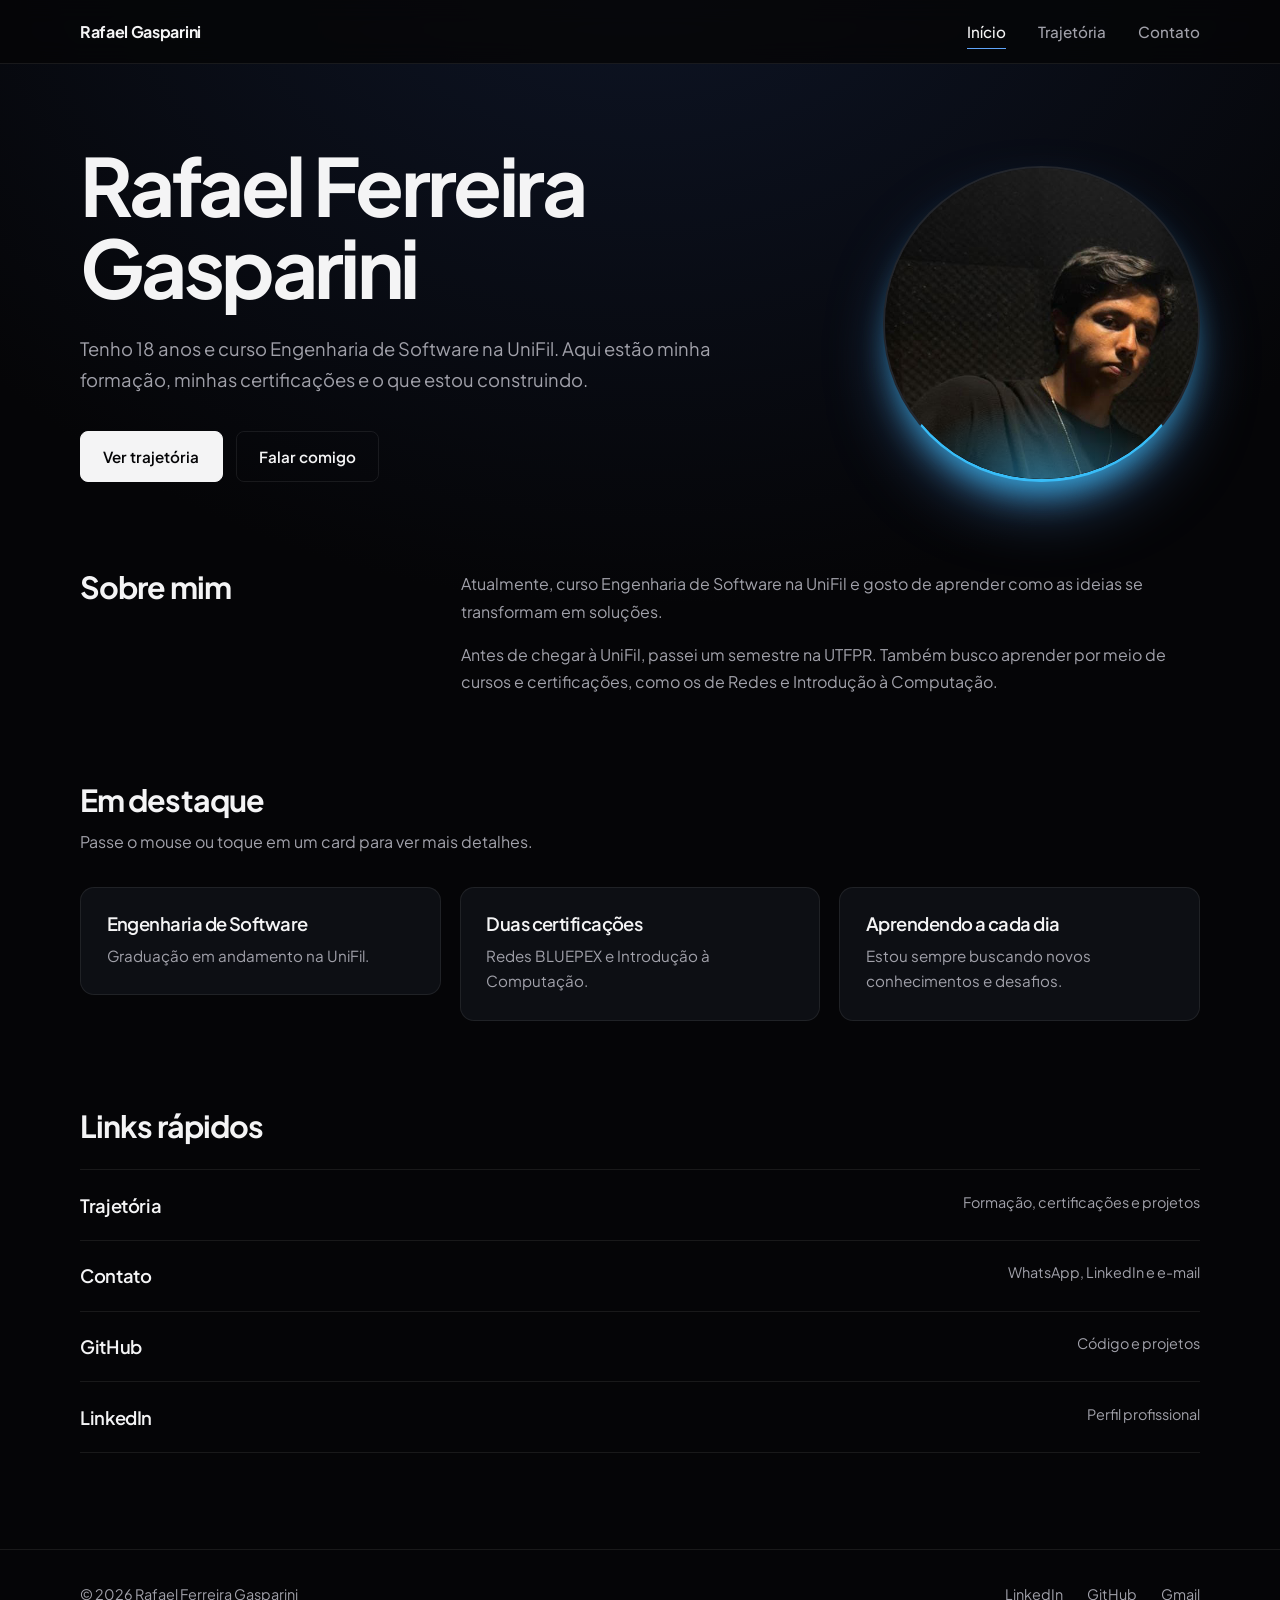
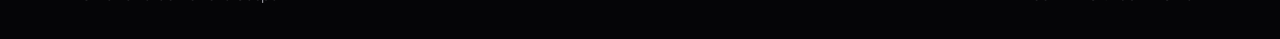
<file: index.html>
<!DOCTYPE html>
<html lang="pt-BR">
<head>
  <meta charset="UTF-8">
  <meta name="viewport" content="width=device-width, initial-scale=1">
  <title>Rafael Ferreira Gasparini | Engenharia de Software</title>
  <meta name="description" content="Portfólio de Rafael Ferreira Gasparini, 18 anos, graduando em Engenharia de Software pela UniFil.">

  <link rel="preconnect" href="https://fonts.googleapis.com">
  <link rel="preconnect" href="https://fonts.gstatic.com" crossorigin>
  <link href="https://fonts.googleapis.com/css2?family=Plus+Jakarta+Sans:wght@400;500;600;700&display=swap" rel="stylesheet">
  <link rel="stylesheet" href="style.css">
  <script src="script.js" defer></script>
</head>
<body>
  <a class="skip-link" href="#conteudo">Ir para o conteúdo</a>

  <header class="site-header">
    <div class="container site-header__inner">
      <a class="brand" href="index.html">Rafael Gasparini</a>
      <button class="menu-toggle" type="button" aria-controls="menu-principal" aria-expanded="false" aria-label="Abrir menu">
        <span class="menu-toggle__bar"></span><span class="menu-toggle__bar"></span><span class="menu-toggle__bar"></span>
      </button>
      <nav class="site-nav" id="menu-principal" aria-label="Principal">
        <ul class="site-nav__list">
          <li><a class="site-nav__link" href="index.html" aria-current="page">Início</a></li>
          <li><a class="site-nav__link" href="trajetoria.html">Trajetória</a></li>
          <li><a class="site-nav__link" href="contato.html">Contato</a></li>
        </ul>
      </nav>
    </div>
  </header>

  <main id="conteudo">
    <section class="hero" aria-labelledby="titulo-hero">
      <div class="container hero__grid">
        <div class="hero__content">
          <h1 class="hero__name" id="titulo-hero">Rafael Ferreira Gasparini</h1>
          <p class="hero__lead">Tenho 18 anos e curso Engenharia de Software na UniFil. Aqui estão minha formação, minhas certificações e o que estou construindo.</p>
          <div class="hero__actions">
            <a class="btn btn--solid" href="trajetoria.html">Ver trajetória</a>
            <a class="btn" href="contato.html">Falar comigo</a>
          </div>
        </div>

        <div class="profile">
          <div class="profile__frame media">
            <img src="fotos/foto%20de%20perfil.jpg" alt="Foto de Rafael Ferreira Gasparini" width="800" height="800">
            <span class="media__fallback">RG</span>
          </div>
        </div>
      </div>
    </section>

    <section class="section" aria-labelledby="titulo-sobre">
      <div class="container about">
        <h2 class="section__title" id="titulo-sobre">Sobre mim</h2>
        <article class="about__text">
          <p>Atualmente, curso Engenharia de Software na UniFil e gosto de aprender como as ideias se transformam em soluções.</p>
          <p>Antes de chegar à UniFil, passei um semestre na UTFPR. Também busco aprender por meio de cursos e certificações, como os de Redes e Introdução à Computação.</p>
        </article>
      </div>
    </section>

    <section class="section" aria-labelledby="titulo-destaques">
      <div class="container">
        <div class="section__head">
          <h2 class="section__title" id="titulo-destaques">Em destaque</h2>
          <p class="section__intro">Passe o mouse ou toque em um card para ver mais detalhes.</p>
        </div>
        <div class="highlights">
          <article class="card" data-revelar tabindex="0">
            <h3>Engenharia de Software</h3>
            <p>Graduação em andamento na UniFil.</p>
            <div class="card__more"><div><p>Curso atual, com foco em desenvolvimento de software e fundamentos de computação.</p></div></div>
          </article>
          <article class="card" data-revelar tabindex="0">
            <h3>Duas certificações</h3>
            <p>Redes BLUEPEX e Introdução à Computação.</p>
            <div class="card__more"><div><p>Os certificados estão na página Trajetória, no filtro Certificações.</p></div></div>
          </article>
          <article class="card" data-revelar tabindex="0">
            <h3>Aprendendo a cada dia</h3>
            <p>Estou sempre buscando novos conhecimentos e desafios.</p>
            <div class="card__more"><div><p>Quero continuar crescendo na área e transformar o que aprendo em projetos.</p></div></div>
          </article>
        </div>
      </div>
    </section>

    <section class="section" aria-labelledby="titulo-links">
      <div class="container">
        <h2 class="section__title" id="titulo-links">Links rápidos</h2>
        <ul class="quick-links">
          <li><a href="trajetoria.html">Trajetória<span>Formação, certificações e projetos</span></a></li>
          <li><a href="contato.html">Contato<span>WhatsApp, LinkedIn e e-mail</span></a></li>
          <li><a href="#" data-link="github">GitHub<span>Código e projetos</span></a></li>
          <li><a href="#" data-link="linkedin">LinkedIn<span>Perfil profissional</span></a></li>
        </ul>
      </div>
    </section>
  </main>

  <footer class="site-footer">
    <div class="container site-footer__inner">
      <p class="site-footer__copy">&copy; <span id="ano">2026</span> Rafael Ferreira Gasparini</p>
      <ul class="site-footer__links">
        <li><a href="#" data-link="linkedin">LinkedIn</a></li>
        <li><a href="#" data-link="github">GitHub</a></li>
        <li><a href="#" data-link="email">Gmail</a></li>
      </ul>
    </div>
  </footer>
</body>
</html>
</file>
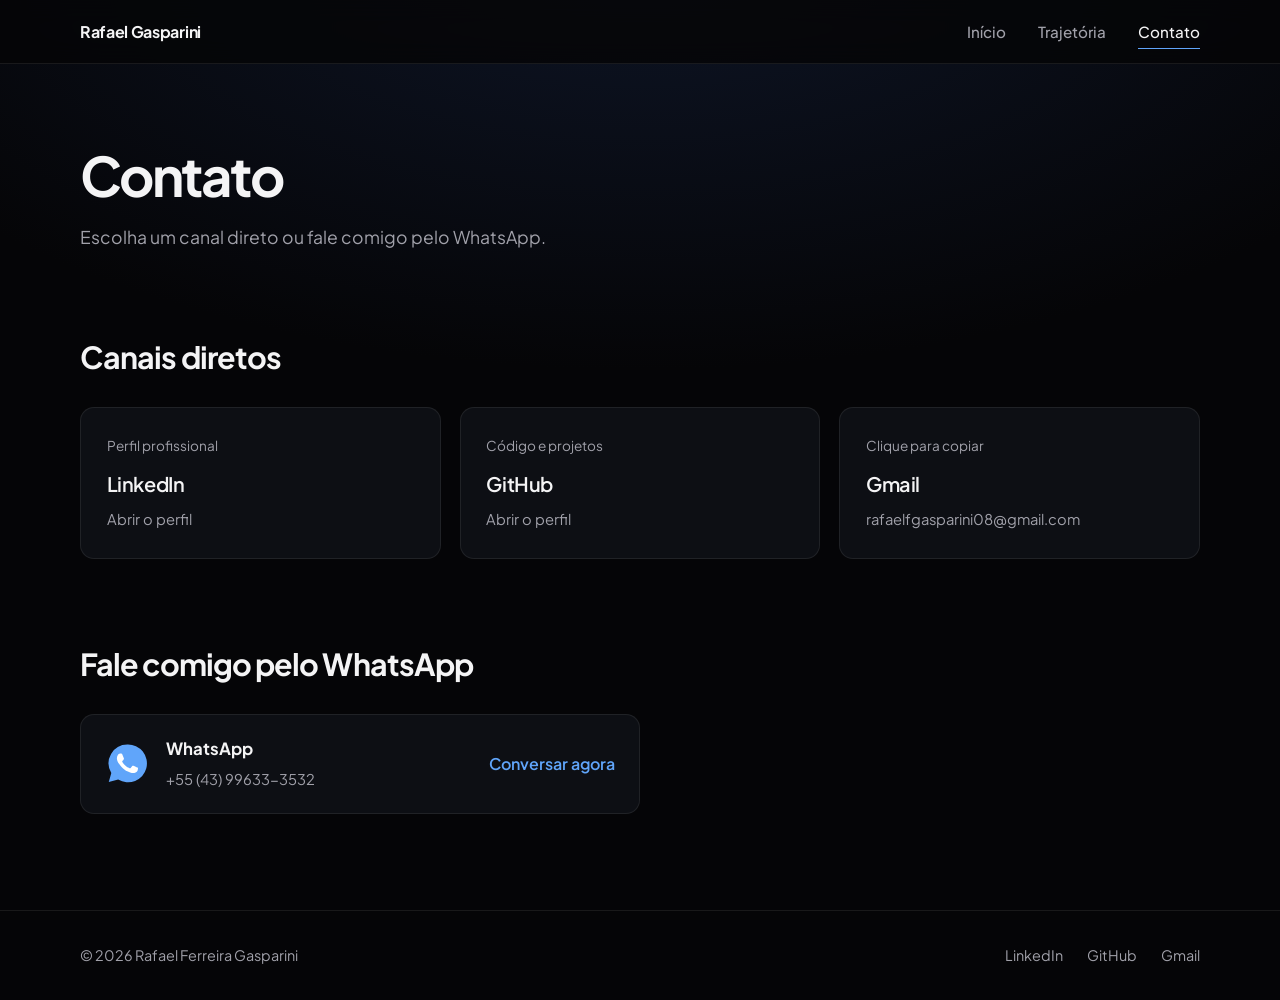
<file: contato.html>
<!DOCTYPE html>
<html lang="pt-BR">
<head>
  <meta charset="UTF-8">
  <meta name="viewport" content="width=device-width, initial-scale=1">
  <title>Contato | Rafael Ferreira Gasparini</title>
  <meta name="description" content="Entre em contato com Rafael Ferreira Gasparini pelo WhatsApp, LinkedIn, GitHub ou Gmail.">

  <link rel="preconnect" href="https://fonts.googleapis.com">
  <link rel="preconnect" href="https://fonts.gstatic.com" crossorigin>
  <link href="https://fonts.googleapis.com/css2?family=Plus+Jakarta+Sans:wght@400;500;600;700&display=swap" rel="stylesheet">
  <link rel="stylesheet" href="style.css">
  <script src="script.js" defer></script>
</head>
<body>
  <a class="skip-link" href="#conteudo">Ir para o conteúdo</a>

  <header class="site-header">
    <div class="container site-header__inner">
      <a class="brand" href="index.html">Rafael Gasparini</a>
      <button class="menu-toggle" type="button" aria-controls="menu-principal" aria-expanded="false" aria-label="Abrir menu">
        <span class="menu-toggle__bar"></span><span class="menu-toggle__bar"></span><span class="menu-toggle__bar"></span>
      </button>
      <nav class="site-nav" id="menu-principal" aria-label="Principal">
        <ul class="site-nav__list">
          <li><a class="site-nav__link" href="index.html">Início</a></li>
          <li><a class="site-nav__link" href="trajetoria.html">Trajetória</a></li>
          <li><a class="site-nav__link" href="contato.html" aria-current="page">Contato</a></li>
        </ul>
      </nav>
    </div>
  </header>

  <main id="conteudo">
    <section class="page-hero">
      <div class="container">
        <h1>Contato</h1>
        <p>Escolha um canal direto ou fale comigo pelo WhatsApp.</p>
      </div>
    </section>

    <section class="section" aria-labelledby="titulo-canais">
      <div class="container">
        <h2 class="section__title section__head" id="titulo-canais">Canais diretos</h2>
        <div class="contact-cards">
          <a class="card contact-card" href="#" data-link="linkedin">
            <span class="contact-card__label">Perfil profissional</span>
            <span class="contact-card__title">LinkedIn</span>
            <span class="contact-card__text">Abrir o perfil</span>
          </a>
          <a class="card contact-card" href="#" data-link="github">
            <span class="contact-card__label">Código e projetos</span>
            <span class="contact-card__title">GitHub</span>
            <span class="contact-card__text">Abrir o perfil</span>
          </a>
          <button class="card contact-card" type="button" id="btn-copiar-email">
            <span class="contact-card__label">Clique para copiar</span>
            <span class="contact-card__title">Gmail</span>
            <span class="contact-card__text" data-email-texto>rafaelfgasparini08@gmail.com</span>
          </button>
        </div>
      </div>
    </section>

    <section class="section" aria-labelledby="titulo-whatsapp">
      <div class="container">
        <h2 class="section__title section__head" id="titulo-whatsapp">Fale comigo pelo WhatsApp</h2>
        <a class="whatsapp-card card" href="https://wa.me/5543996333532?text=Ol%C3%A1%21" target="_blank" rel="noopener noreferrer">
          <svg class="whatsapp-card__icon" viewBox="0 0 32 32" aria-hidden="true">
            <path fill="currentColor" d="M16 2.5a13.4 13.4 0 0 0-11.5 20.3L2.7 29.3l6.7-1.8A13.5 13.5 0 1 0 16 2.5Z"/>
            <path fill="#fff" d="M22.8 18.9c-.37-.19-2.17-1.07-2.51-1.19-.34-.13-.58-.19-.83.18-.25.38-.95 1.19-1.16 1.44-.22.25-.43.28-.8.09-.38-.19-1.59-.59-3.02-1.87-1.12-1-1.88-2.23-2.1-2.61-.22-.37-.02-.57.16-.76.17-.16.38-.43.56-.65.19-.22.25-.38.38-.63.12-.25.06-.47-.03-.66-.1-.19-.83-1.99-1.14-2.72-.3-.72-.6-.62-.83-.63l-.7-.01c-.25 0-.65.09-.99.47-.34.37-1.3 1.27-1.3 3.08 0 1.82 1.33 3.57 1.52 3.82.19.25 2.62 4 6.35 5.61.89.39 1.58.62 2.12.79.89.28 1.7.24 2.34.14.71-.11 2.17-.9 2.48-1.77.31-.87.31-1.62.22-1.77-.1-.16-.35-.25-.72-.44Z"/>
          </svg>
          <span class="whatsapp-card__details">
            <strong>WhatsApp</strong>
            <span>+55 (43) 99633-3532</span>
          </span>
          <span class="whatsapp-card__cta">Conversar agora</span>
        </a>
      </div>
    </section>
  </main>

  <footer class="site-footer">
    <div class="container site-footer__inner">
      <p class="site-footer__copy">&copy; <span id="ano">2026</span> Rafael Ferreira Gasparini</p>
      <ul class="site-footer__links">
        <li><a href="#" data-link="linkedin">LinkedIn</a></li>
        <li><a href="#" data-link="github">GitHub</a></li>
        <li><a href="#" data-link="email">Gmail</a></li>
      </ul>
    </div>
  </footer>
</body>
</html>
</file>
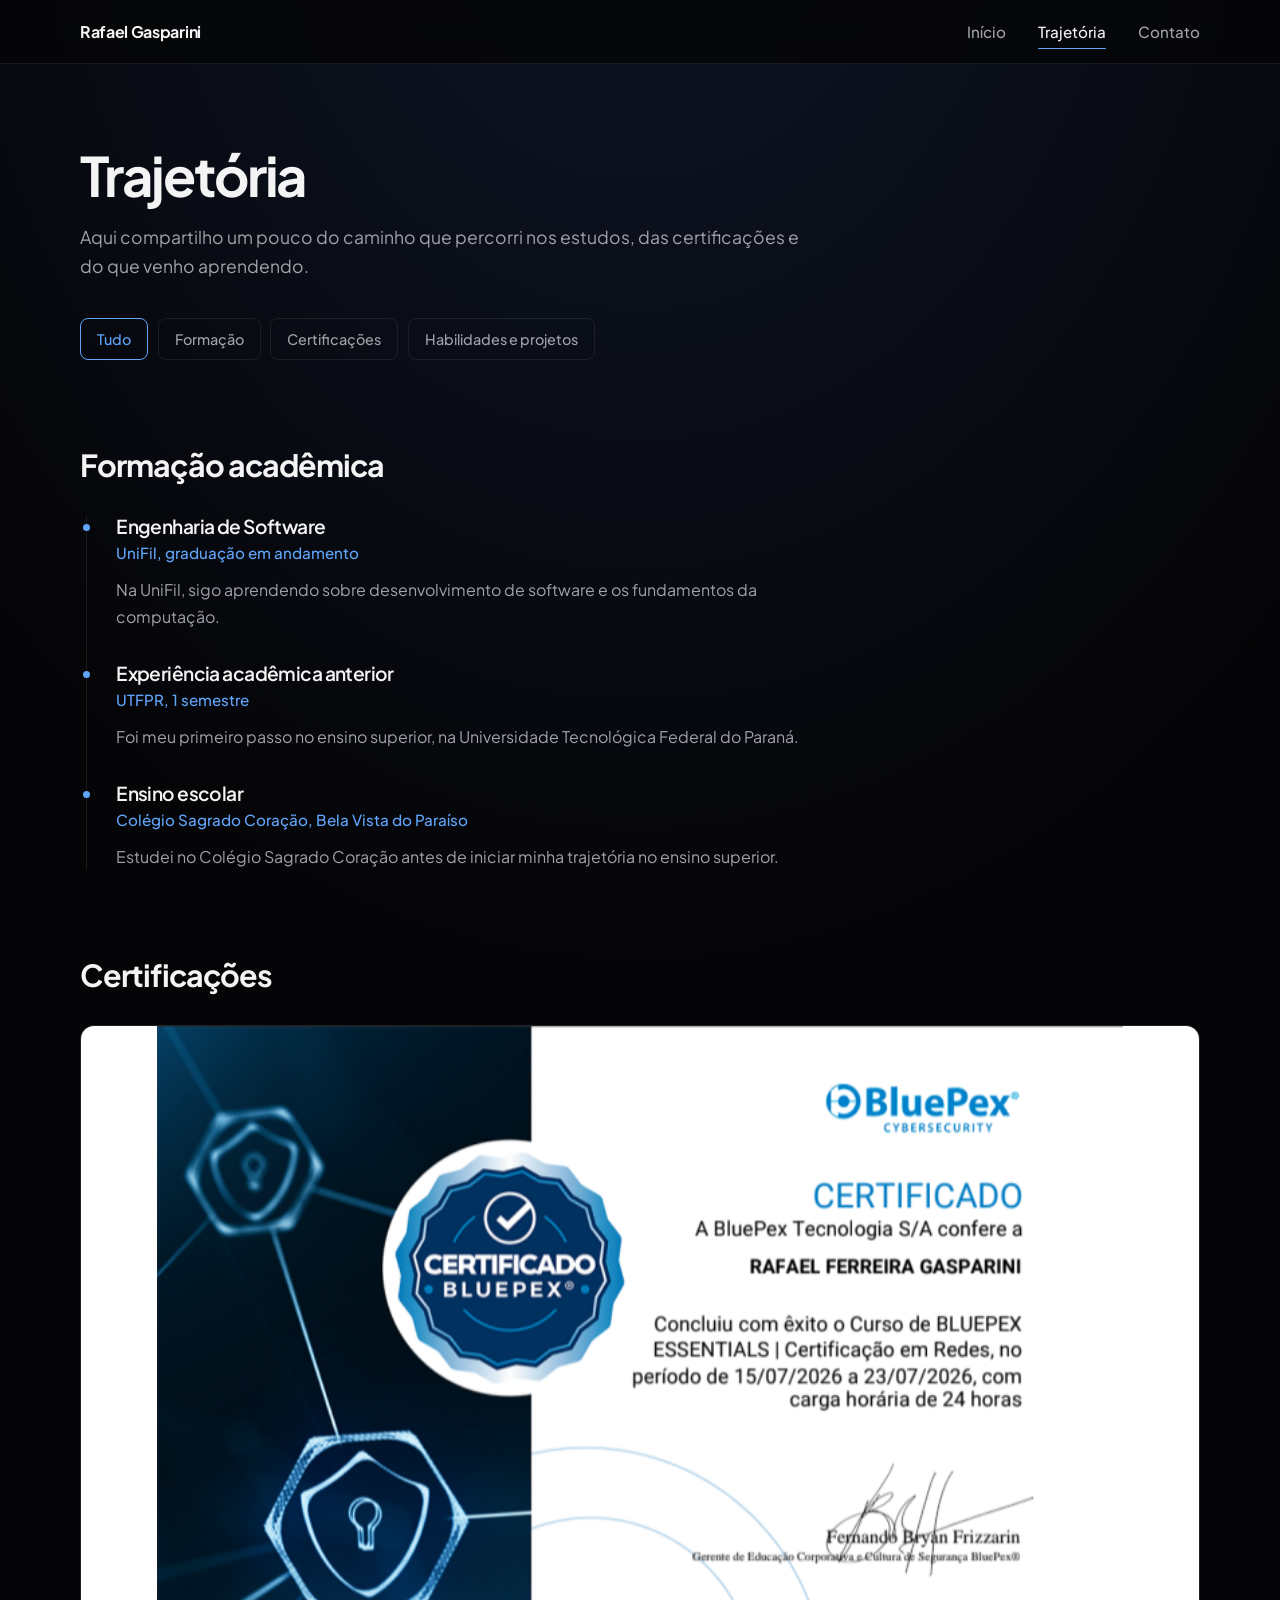
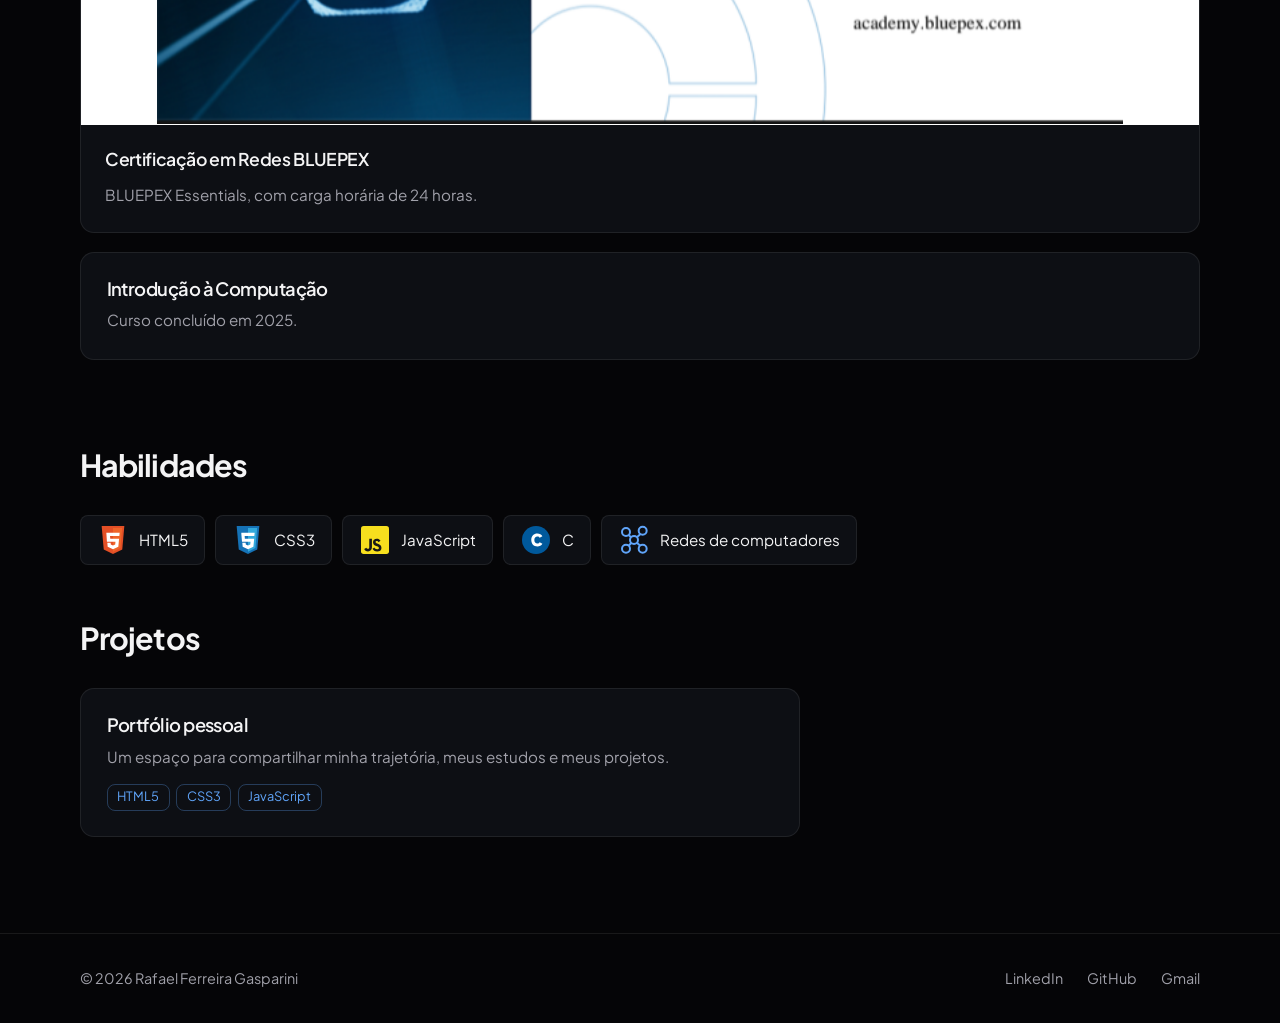
<file: trajetoria.html>
<!DOCTYPE html>
<html lang="pt-BR">
<head>
  <meta charset="UTF-8">
  <meta name="viewport" content="width=device-width, initial-scale=1">
  <title>Trajetória | Rafael Ferreira Gasparini</title>
  <meta name="description" content="Formação, certificações, habilidades e projetos de Rafael Ferreira Gasparini.">

  <link rel="preconnect" href="https://fonts.googleapis.com">
  <link rel="preconnect" href="https://fonts.gstatic.com" crossorigin>
  <link href="https://fonts.googleapis.com/css2?family=Plus+Jakarta+Sans:wght@400;500;600;700&display=swap" rel="stylesheet">
  <link rel="stylesheet" href="style.css">
  <script src="script.js" defer></script>
</head>
<body>
  <a class="skip-link" href="#conteudo">Ir para o conteúdo</a>

  <header class="site-header">
    <div class="container site-header__inner">
      <a class="brand" href="index.html">Rafael Gasparini</a>
      <button class="menu-toggle" type="button" aria-controls="menu-principal" aria-expanded="false" aria-label="Abrir menu">
        <span class="menu-toggle__bar"></span><span class="menu-toggle__bar"></span><span class="menu-toggle__bar"></span>
      </button>
      <nav class="site-nav" id="menu-principal" aria-label="Principal">
        <ul class="site-nav__list">
          <li><a class="site-nav__link" href="index.html">Início</a></li>
          <li><a class="site-nav__link" href="trajetoria.html" aria-current="page">Trajetória</a></li>
          <li><a class="site-nav__link" href="contato.html">Contato</a></li>
        </ul>
      </nav>
    </div>
  </header>

  <main id="conteudo">
    <section class="page-hero">
      <div class="container">
        <h1>Trajetória</h1>
        <p>Aqui compartilho um pouco do caminho que percorri nos estudos, das certificações e do que venho aprendendo.</p>

        <div class="filters" role="group" aria-label="Filtrar por tema">
          <button class="filter is-active" type="button" data-filtro="todos" aria-pressed="true">Tudo</button>
          <button class="filter" type="button" data-filtro="formacao" aria-pressed="false">Formação</button>
          <button class="filter" type="button" data-filtro="certificacoes" aria-pressed="false">Certificações</button>
          <button class="filter" type="button" data-filtro="habilidades" aria-pressed="false">Habilidades e projetos</button>
        </div>
      </div>
    </section>

    <section class="section trajectory-block" data-categoria="formacao" aria-labelledby="titulo-formacao">
      <div class="container">
        <h2 class="section__title section__head" id="titulo-formacao">Formação acadêmica</h2>
        <ol class="timeline">
          <li>
            <article>
              <h3>Engenharia de Software</h3>
              <p class="timeline__place">UniFil, graduação em andamento</p>
              <p>Na UniFil, sigo aprendendo sobre desenvolvimento de software e os fundamentos da computação.</p>
            </article>
          </li>
          <li>
            <article>
              <h3>Experiência acadêmica anterior</h3>
              <p class="timeline__place">UTFPR, 1 semestre</p>
              <p>Foi meu primeiro passo no ensino superior, na Universidade Tecnológica Federal do Paraná.</p>
            </article>
          </li>
          <li>
            <article>
              <h3>Ensino escolar</h3>
              <p class="timeline__place">Colégio Sagrado Coração, Bela Vista do Paraíso</p>
              <p>Estudei no Colégio Sagrado Coração antes de iniciar minha trajetória no ensino superior.</p>
            </article>
          </li>
        </ol>
      </div>
    </section>

    <section class="section trajectory-block" data-categoria="certificacoes" aria-labelledby="titulo-certificacoes">
      <div class="container">
        <h2 class="section__title section__head" id="titulo-certificacoes">Certificações</h2>
        <div class="grid-2 certificate-list">
          <article class="card card--media">
            <figure>
              <div class="media media--contain">
                <img src="fotos/certifcado.png" alt="Certificado BLUEPEX Essentials em Redes, com carga horária de 24 horas" width="720" height="520">
                <span class="media__fallback">Imagem em breve</span>
              </div>
              <figcaption><strong>Certificação em Redes BLUEPEX</strong><span>BLUEPEX Essentials, com carga horária de 24 horas.</span></figcaption>
            </figure>
          </article>
          <article class="card certificate-note">
            <h3>Introdução à Computação</h3>
            <p>Curso concluído em 2025.</p>
          </article>
        </div>
      </div>
    </section>

    <section class="section trajectory-block" data-categoria="habilidades" aria-labelledby="titulo-habilidades">
      <div class="container">
        <h2 class="section__title section__head" id="titulo-habilidades">Habilidades</h2>
        <ul class="skills">
          <li><img src="fotos/html5.svg" alt="" aria-hidden="true"><span>HTML5</span></li>
          <li><img src="fotos/css3.svg" alt="" aria-hidden="true"><span>CSS3</span></li>
          <li><img src="fotos/javascript.svg" alt="" aria-hidden="true"><span>JavaScript</span></li>
          <li><img src="fotos/c.svg" alt="" aria-hidden="true"><span>C</span></li>
          <li><img src="fotos/redes.svg" alt="" aria-hidden="true"><span>Redes de computadores</span></li>
        </ul>

        <h2 class="section__title section__head section__head--spaced" id="titulo-projetos">Projetos</h2>
        <div class="grid-2 project-list">
          <article class="card">
            <h3>Portfólio pessoal</h3>
            <p>Um espaço para compartilhar minha trajetória, meus estudos e meus projetos.</p>
            <ul class="tags"><li>HTML5</li><li>CSS3</li><li>JavaScript</li></ul>
          </article>

        </div>
      </div>
    </section>
  </main>

  <footer class="site-footer">
    <div class="container site-footer__inner">
      <p class="site-footer__copy">&copy; <span id="ano">2026</span> Rafael Ferreira Gasparini</p>
      <ul class="site-footer__links">
        <li><a href="#" data-link="linkedin">LinkedIn</a></li>
        <li><a href="#" data-link="github">GitHub</a></li>
        <li><a href="#" data-link="email">Gmail</a></li>
      </ul>
    </div>
  </footer>
</body>
</html>
</file>
<file: style.css>
:root {
  --fundo: #050507;
  --fundo-brilho: #0f172a;
  --superficie: #0d0f14;
  --linha: rgba(255, 255, 255, 0.08);
  --linha-destaque: rgba(147, 197, 253, 0.5);
  --texto: #f4f4f5;
  --texto-suave: #a1a1aa;
  --destaque: #60a5fa;
  --destaque-2: #38bdf8;
  --erro: #f87171;
  --sucesso: #4ade80;
  --fonte: "Plus Jakarta Sans", system-ui, -apple-system, "Segoe UI", sans-serif;
  --largura: 1120px;
  --raio: 14px;
  --raio-pequeno: 8px;
  --altura-cabecalho: 64px;
  --transicao: 0.3s cubic-bezier(0.2, 0.7, 0.2, 1);
}

*, *::before, *::after {
  box-sizing: border-box;
}

html {
  scroll-behavior: smooth;
  scroll-padding-top: calc(var(--altura-cabecalho) + 1rem);
}

body {
  min-height: 100vh;
  margin: 0;
  display: flex;
  flex-direction: column;
  font: 400 1rem/1.7 var(--fonte);
  color: var(--texto);
  background: var(--fundo) radial-gradient(ellipse 70% 45% at 50% -8%, rgba(15, 23, 42, 0.95), transparent) no-repeat;
  -webkit-font-smoothing: antialiased;
}

main {
  flex: 1;
}

img {
  display: block;
  max-width: 100%;
}

a {
  color: inherit;
  text-decoration: none;
}

ul, ol {
  margin: 0;
  padding: 0;
  list-style: none;
}

h1, h2, h3, p, figure {
  margin: 0;
}

h1, h2, h3 {
  letter-spacing: -0.03em;
  line-height: 1.15;
}

:focus-visible {
  outline: 2px solid var(--destaque);
  outline-offset: 3px;
  border-radius: 4px;
}

.container {
  width: min(100% - 2.5rem, var(--largura));
  margin-inline: auto;
}

.section {
  padding-top: 5.5rem;
}

.section__title {
  font-size: clamp(1.5rem, 3vw, 1.9rem);
  font-weight: 700;
}

.section__intro {
  max-width: 58ch;
  margin-top: 0.6rem;
  color: var(--texto-suave);
}

.section__head {
  margin-bottom: 2rem;
}

.section__head--spaced {
  margin-top: 3.5rem;
}

.skip-link {
  position: absolute;
  left: 1rem;
  top: -4rem;
  z-index: 100;
  padding: 0.6rem 1rem;
  background: var(--texto);
  color: var(--fundo);
  font-weight: 600;
  border-radius: var(--raio-pequeno);
}

.skip-link:focus {
  top: 1rem;
}

.site-header {
  position: sticky;
  top: 0;
  z-index: 50;
  height: var(--altura-cabecalho);
  background: rgba(5, 5, 7, 0.82);
  backdrop-filter: blur(12px);
  border-bottom: 1px solid var(--linha);
}

.site-header__inner {
  height: 100%;
  display: flex;
  align-items: center;
  justify-content: space-between;
}

.brand {
  font-weight: 700;
  letter-spacing: -0.02em;
}

.site-nav__list {
  display: flex;
  gap: 2rem;
}

.site-nav__link {
  position: relative;
  padding: 0.4rem 0;
  color: var(--texto-suave);
  font-size: 0.95rem;
  font-weight: 500;
  transition: color var(--transicao);
}

.site-nav__link::after {
  content: "";
  position: absolute;
  left: 0;
  right: 0;
  bottom: -2px;
  height: 1px;
  background: var(--destaque);
  transform: scaleX(0);
  transform-origin: left;
  transition: transform var(--transicao);
}

.site-nav__link:hover {
  color: var(--texto);
}

.site-nav__link:hover::after {
  transform: scaleX(0.4);
}

.site-nav__link[aria-current="page"] {
  color: var(--texto);
}

.site-nav__link[aria-current="page"]::after {
  transform: scaleX(1);
}

.menu-toggle {
  display: none;
  flex-direction: column;
  align-items: center;
  justify-content: center;
  gap: 4px;
  width: 42px;
  height: 42px;
  padding: 0;
  background: transparent;
  border: 1px solid var(--linha);
  border-radius: var(--raio-pequeno);
  cursor: pointer;
}

.menu-toggle__bar {
  display: block;
  width: 18px;
  height: 2px;
  background: var(--texto);
  transition: transform var(--transicao), opacity var(--transicao);
}

.menu-toggle[aria-expanded="true"] .menu-toggle__bar:nth-child(1) {
  transform: translateY(6px) rotate(45deg);
}

.menu-toggle[aria-expanded="true"] .menu-toggle__bar:nth-child(2) {
  opacity: 0;
}

.menu-toggle[aria-expanded="true"] .menu-toggle__bar:nth-child(3) {
  transform: translateY(-6px) rotate(-45deg);
}

.site-footer {
  margin-top: 6rem;
  padding: 2rem 0;
  border-top: 1px solid var(--linha);
}

.site-footer__inner {
  display: flex;
  flex-wrap: wrap;
  gap: 1rem 2rem;
  align-items: center;
  justify-content: space-between;
}

.site-footer__copy {
  color: var(--texto-suave);
  font-size: 0.9rem;
}

.site-footer__links {
  display: flex;
  gap: 1.5rem;
  font-size: 0.9rem;
}

.site-footer__links a {
  color: var(--texto-suave);
  transition: color var(--transicao);
}

.site-footer__links a:hover {
  color: var(--destaque);
}

.btn {
  display: inline-flex;
  align-items: center;
  justify-content: center;
  padding: 0.75rem 1.4rem;
  font: inherit;
  font-size: 0.95rem;
  font-weight: 600;
  color: var(--texto);
  background: transparent;
  border: 1px solid var(--linha);
  border-radius: var(--raio-pequeno);
  cursor: pointer;
  transition: transform var(--transicao), border-color var(--transicao), background var(--transicao), color var(--transicao);
}

.btn:hover {
  transform: translateY(-2px);
  border-color: var(--linha-destaque);
  color: var(--destaque);
}

.btn--solid {
  color: var(--fundo);
  background: var(--texto);
  border-color: var(--texto);
}

.btn--solid:hover {
  color: var(--fundo);
  background: #fff;
  border-color: #fff;
}

.card {
  position: relative;
  overflow: hidden;
  padding: 1.6rem;
  background: var(--superficie);
  border: 1px solid var(--linha);
  border-radius: var(--raio);
  transition: transform var(--transicao), border-color var(--transicao), box-shadow var(--transicao);
}

.card:hover, .card:focus-within {
  transform: translateY(-4px);
  border-color: var(--destaque);
  box-shadow: 0 0 12px rgba(96, 165, 250, 0.28);
}

.card h3 {
  font-size: 1.15rem;
  font-weight: 600;
}

.card p {
  margin-top: 0.5rem;
  color: var(--texto-suave);
  font-size: 0.95rem;
}

.card__more {
  display: grid;
  grid-template-rows: 0fr;
  opacity: 0;
  transition: grid-template-rows var(--transicao), opacity var(--transicao);
}

.card__more > div {
  overflow: hidden;
}

.card__more p {
  padding-top: 0.9rem;
  margin-top: 0.9rem;
  border-top: 1px solid var(--linha);
  color: var(--texto);
}

.card.is-open .card__more {
  grid-template-rows: 1fr;
  opacity: 1;
}

.media {
  position: relative;
  overflow: hidden;
  background: #11141b;
}

.media img {
  width: 100%;
  height: 100%;
  object-fit: cover;
}

.media--contain {
  background: #fff;
}

.media--contain img {
  object-fit: contain;
}

.media.is-missing img {
  display: none;
}

.media__fallback {
  position: absolute;
  inset: 0;
  display: grid;
  place-items: center;
  padding: 1rem;
  text-align: center;
  color: var(--texto-suave);
  font-size: 0.85rem;
}

.media:not(.is-missing) .media__fallback {
  display: none;
}

.hero {
  padding-top: 5rem;
}

.hero__grid {
  display: grid;
  grid-template-columns: 1.4fr 0.6fr;
  gap: 4rem;
  align-items: end;
}

.hero__name {
  font-size: clamp(2.6rem, 7vw, 5rem);
  font-weight: 700;
  letter-spacing: -0.045em;
  line-height: 1.02;
}

.hero__lead {
  max-width: 52ch;
  margin-top: 1.6rem;
  font-size: 1.15rem;
  color: var(--texto-suave);
}

.hero__actions {
  display: flex;
  flex-wrap: wrap;
  gap: 0.8rem;
  margin-top: 2.2rem;
}

.hero__content > * {
  animation: entrada 0.7s var(--transicao) both;
}

.hero__content > :nth-child(2) {
  animation-delay: 0.08s;
}

.hero__content > :nth-child(3) {
  animation-delay: 0.16s;
}

@keyframes entrada {
  from {
    opacity: 0;
    transform: translateY(14px);
  }
  to {
    opacity: 1;
    transform: none;
  }
}

.profile {
  width: 100%;
  max-width: 320px;
  justify-self: center;
}

.profile__frame {
  position: relative;
  aspect-ratio: 1 / 1;
  border-radius: 50%;
  border: 2px solid rgba(255, 255, 255, 0.08);
  border-bottom: 3px solid var(--destaque-2);
  box-shadow: 0 22px 34px -14px rgba(56, 189, 248, 0.85), 0 34px 70px -20px rgba(96, 165, 250, 0.6);
}

.profile__frame::after {
  content: "";
  position: absolute;
  inset: 0;
  pointer-events: none;
  border-radius: 50%;
  background: radial-gradient(ellipse 65% 38% at 50% 102%, rgba(56, 189, 248, 0.5), transparent 70%);
}

.profile__frame .media__fallback {
  font-size: 2.6rem;
  font-weight: 700;
  letter-spacing: -0.04em;
  color: var(--destaque);
}

.about {
  display: grid;
  grid-template-columns: 0.6fr 1.4fr;
  gap: 4rem;
}

.about__text p {
  max-width: 62ch;
  color: var(--texto-suave);
}

.about__text p + p {
  margin-top: 1rem;
}

.highlights {
  align-items: start;
  display: grid;
  grid-template-columns: repeat(3, 1fr);
  gap: 1.2rem;
}

.highlights .card {
  cursor: default;
}

.quick-links {
  margin-top: 1.6rem;
}

.quick-links li {
  border-top: 1px solid var(--linha);
}

.quick-links li:last-child {
  border-bottom: 1px solid var(--linha);
}

.quick-links a {
  display: flex;
  justify-content: space-between;
  gap: 1rem;
  padding: 1.2rem 0;
  font-size: 1.15rem;
  font-weight: 600;
  letter-spacing: -0.02em;
  transition: color var(--transicao), padding var(--transicao);
}

.quick-links span {
  color: var(--texto-suave);
  font-size: 0.9rem;
  font-weight: 400;
  letter-spacing: 0;
}

.quick-links a:hover {
  padding-left: 0.6rem;
  color: var(--destaque);
}

.page-hero {
  padding-top: 5rem;
}

.page-hero h1 {
  font-size: clamp(2.2rem, 5vw, 3.4rem);
  font-weight: 700;
  letter-spacing: -0.04em;
}

.page-hero p {
  max-width: 56ch;
  margin-top: 1rem;
  color: var(--texto-suave);
  font-size: 1.1rem;
}

.filters {
  display: flex;
  flex-wrap: wrap;
  gap: 0.6rem;
  margin-top: 2.2rem;
}

.filter {
  padding: 0.5rem 1rem;
  font: inherit;
  font-size: 0.9rem;
  font-weight: 500;
  color: var(--texto-suave);
  background: transparent;
  border: 1px solid var(--linha);
  border-radius: var(--raio-pequeno);
  cursor: pointer;
  transition: color var(--transicao), border-color var(--transicao);
}

.filter:hover {
  color: var(--texto);
  border-color: var(--linha-destaque);
}

.filter.is-active {
  color: var(--destaque);
  border-color: var(--destaque);
}

.timeline {
  margin-left: 0.4rem;
  border-left: 1px solid var(--linha);
}

.timeline li {
  position: relative;
  padding: 0 0 2rem 1.8rem;
}

.timeline li:last-child {
  padding-bottom: 0;
}

.timeline li::before {
  content: "";
  position: absolute;
  left: -4px;
  top: 0.55rem;
  width: 7px;
  height: 7px;
  border-radius: 50%;
  background: var(--destaque);
}

.timeline h3 {
  font-size: 1.2rem;
  font-weight: 600;
}

.timeline__place {
  margin-top: 0.2rem;
  color: var(--destaque);
  font-size: 0.95rem;
  font-weight: 500;
}

.timeline p:last-child {
  max-width: 58ch;
  margin-top: 0.6rem;
  color: var(--texto-suave);
}

.grid-2 {
  display: grid;
  grid-template-columns: repeat(2, 1fr);
  gap: 1.2rem;
}

.certificate-list {
  grid-template-columns: 1fr;
}

.project-list {
  grid-template-columns: minmax(0, 1fr);
  max-width: 720px;
}

.card--media {
  padding: 0;
}

.card--media figure {
  margin: 0;
}

.card--media .media {
  aspect-ratio: 16 / 10;
  border-bottom: 1px solid var(--linha);
}

.card--media figcaption {
  padding: 1.3rem 1.5rem 1.5rem;
}

.card--media figcaption strong {
  display: block;
  font-size: 1.1rem;
  font-weight: 600;
  letter-spacing: -0.02em;
}

.card--media figcaption span {
  display: block;
  margin-top: 0.4rem;
  color: var(--texto-suave);
  font-size: 0.95rem;
}

.skills {
  display: flex;
  flex-wrap: wrap;
  gap: 0.6rem;
}

.skills li {
  display: flex;
  align-items: center;
  gap: 0.65rem;
  padding: 0.5rem 1rem;
  font-size: 0.95rem;
  background: var(--superficie);
  border: 1px solid var(--linha);
  border-radius: var(--raio-pequeno);
  transition: transform var(--transicao), border-color var(--transicao), box-shadow var(--transicao);
}

.skills img {
  flex: 0 0 2rem;
  width: 2rem;
  height: 2rem;
  object-fit: contain;
}

.skills li:hover {
  transform: translateY(-2px);
  border-color: var(--destaque);
  box-shadow: 0 0 10px rgba(96, 165, 250, 0.24);
}

.tags {
  display: flex;
  flex-wrap: wrap;
  gap: 0.4rem;
  margin-top: 0.9rem;
}

.tags li {
  padding: 0.1rem 0.6rem;
  color: var(--destaque);
  font-size: 0.8rem;
  border: 1px solid rgba(96, 165, 250, 0.3);
  border-radius: var(--raio-pequeno);
}

.trajectory-block[hidden] {
  display: none;
}

.contact-cards {
  display: grid;
  grid-template-columns: repeat(3, 1fr);
  gap: 1.2rem;
}

.contact-card {
  display: block;
  width: 100%;
  font: inherit;
  color: var(--texto);
  text-align: left;
  cursor: pointer;
}

.contact-card__label {
  display: block;
  color: var(--texto-suave);
  font-size: 0.85rem;
}

.contact-card__title {
  display: block;
  margin-top: 0.6rem;
  font-size: 1.25rem;
  font-weight: 600;
  letter-spacing: -0.02em;
}

.contact-card__text {
  display: block;
  margin-top: 0.4rem;
  color: var(--texto-suave);
  font-size: 0.92rem;
  word-break: break-all;
}

.contact-card.is-copied {
  border-color: var(--sucesso);
}

.contact-card.is-copied .contact-card__title {
  color: var(--sucesso);
}

.whatsapp-card {
  display: flex;
  align-items: center;
  gap: 1rem;
  width: min(100%, 560px);
  padding: 1.3rem 1.5rem;
}

.whatsapp-card__icon {
  flex: 0 0 2.8rem;
  width: 2.8rem;
  height: 2.8rem;
  color: var(--destaque);
}

.whatsapp-card__details {
  display: grid;
  gap: 0.2rem;
}

.whatsapp-card__details strong {
  font-size: 1.05rem;
}

.whatsapp-card__details span {
  color: var(--texto-suave);
  font-size: 0.92rem;
}

.whatsapp-card__cta {
  margin-left: auto;
  color: var(--destaque);
  font-weight: 600;
}

@media (max-width: 900px) {
  .hero__grid, .about {
    grid-template-columns: 1fr;
    gap: 2.5rem;
  }
  .profile {
    order: -1;
    max-width: 240px;
  }
  .highlights, .contact-cards {
    grid-template-columns: 1fr 1fr;
  }
  .menu-toggle {
    display: flex;
  }
  .site-nav {
    position: absolute;
    top: 100%;
    left: 0;
    right: 0;
    padding: 0.6rem 1.25rem 1.2rem;
    background: var(--superficie);
    border-bottom: 1px solid var(--linha);
    opacity: 0;
    visibility: hidden;
    transform: translateY(-8px);
    transition: opacity var(--transicao), transform var(--transicao), visibility var(--transicao);
  }
  .site-nav.is-open {
    opacity: 1;
    visibility: visible;
    transform: none;
  }
  .site-nav__list {
    flex-direction: column;
    gap: 0;
  }
  .site-nav__link {
    display: block;
    padding: 0.9rem 0;
    border-bottom: 1px solid var(--linha);
  }
  .site-nav__link::after {
    display: none;
  }
  .site-nav__link[aria-current="page"] {
    color: var(--destaque);
  }
}

@media (max-width: 640px) {
  .section {
    padding-top: 4rem;
  }
  .hero, .page-hero {
    padding-top: 3rem;
  }
  .highlights, .contact-cards, .grid-2 {
    grid-template-columns: 1fr;
  }
  .whatsapp-card {
    padding: 1.1rem;
  }
  .whatsapp-card__cta {
    font-size: 0.88rem;
  }
}

@media (prefers-reduced-motion: reduce) {
  *, *::before, *::after {
    animation-duration: 0.01ms !important;
    animation-delay: 0ms !important;
    transition-duration: 0.01ms !important;
    scroll-behavior: auto !important;
  }
  .card:hover, .card:focus-within {
    transform: none;
  }
}
</file>
